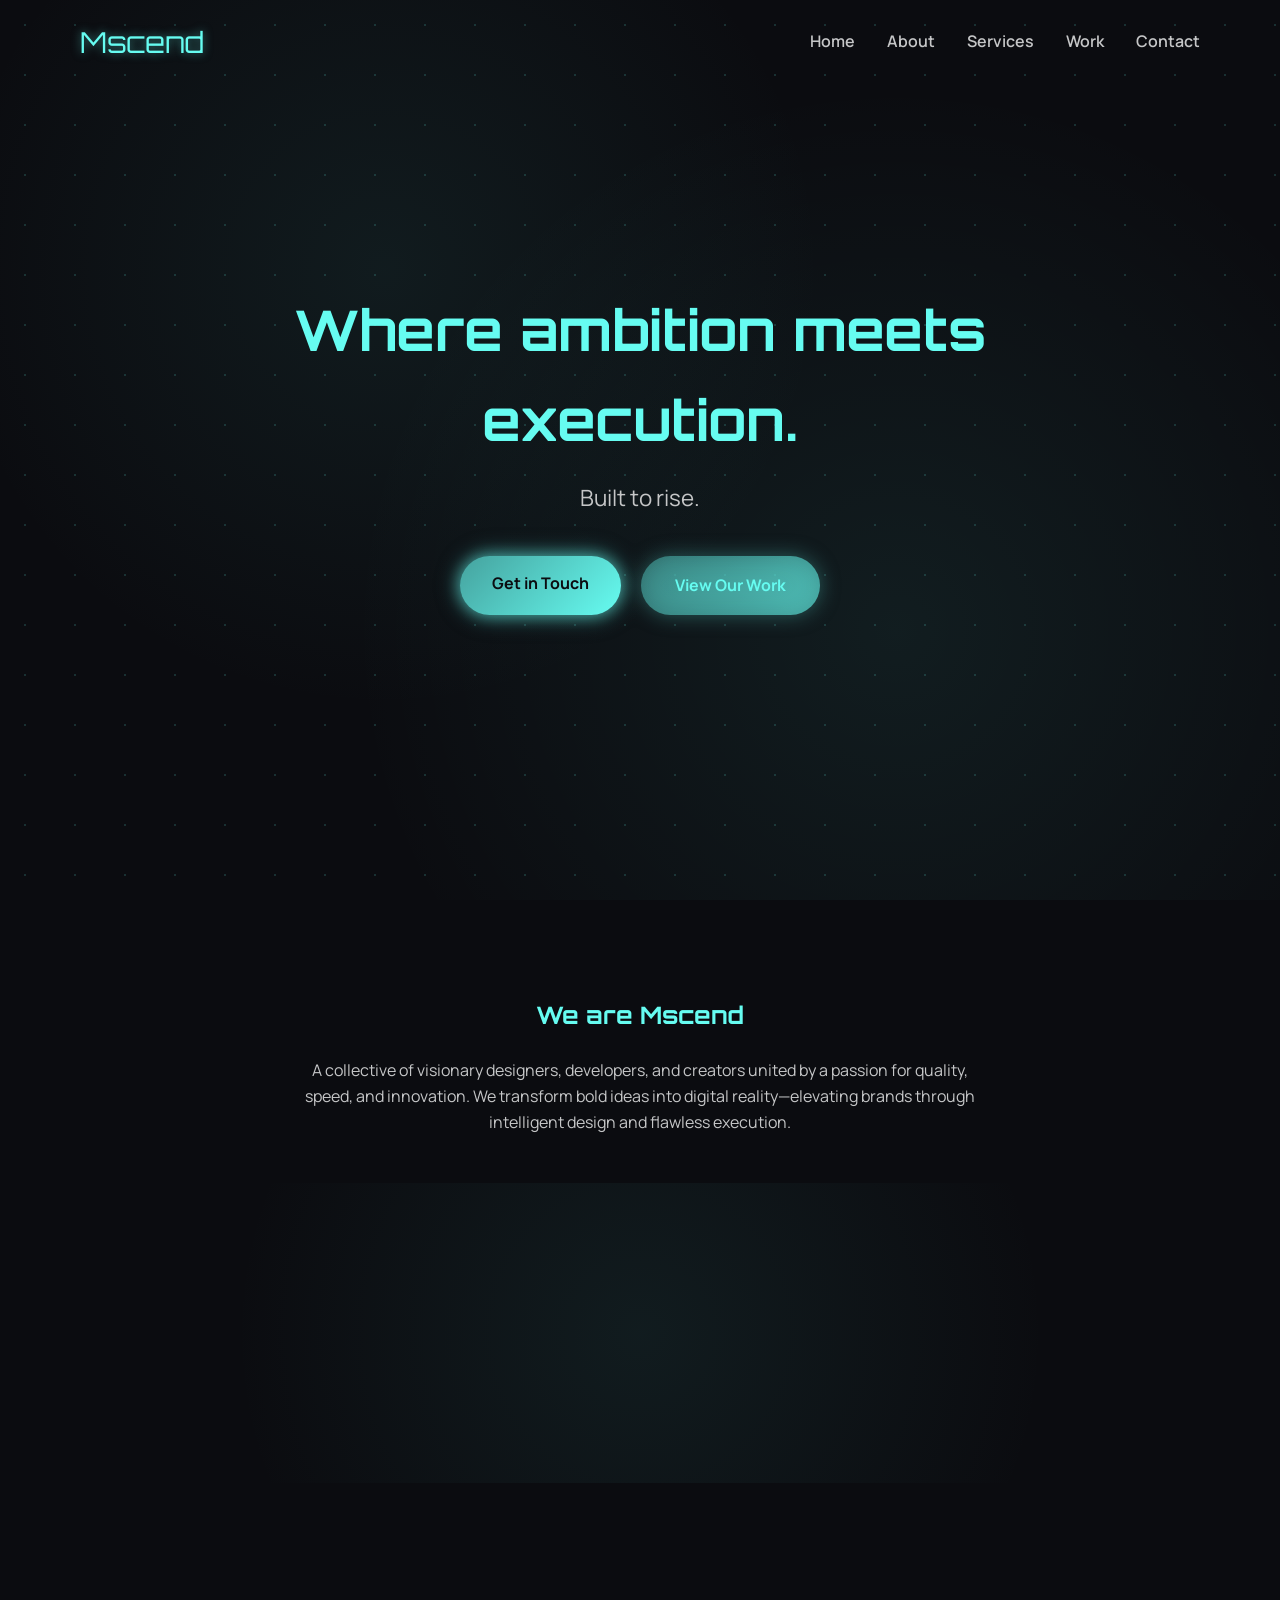
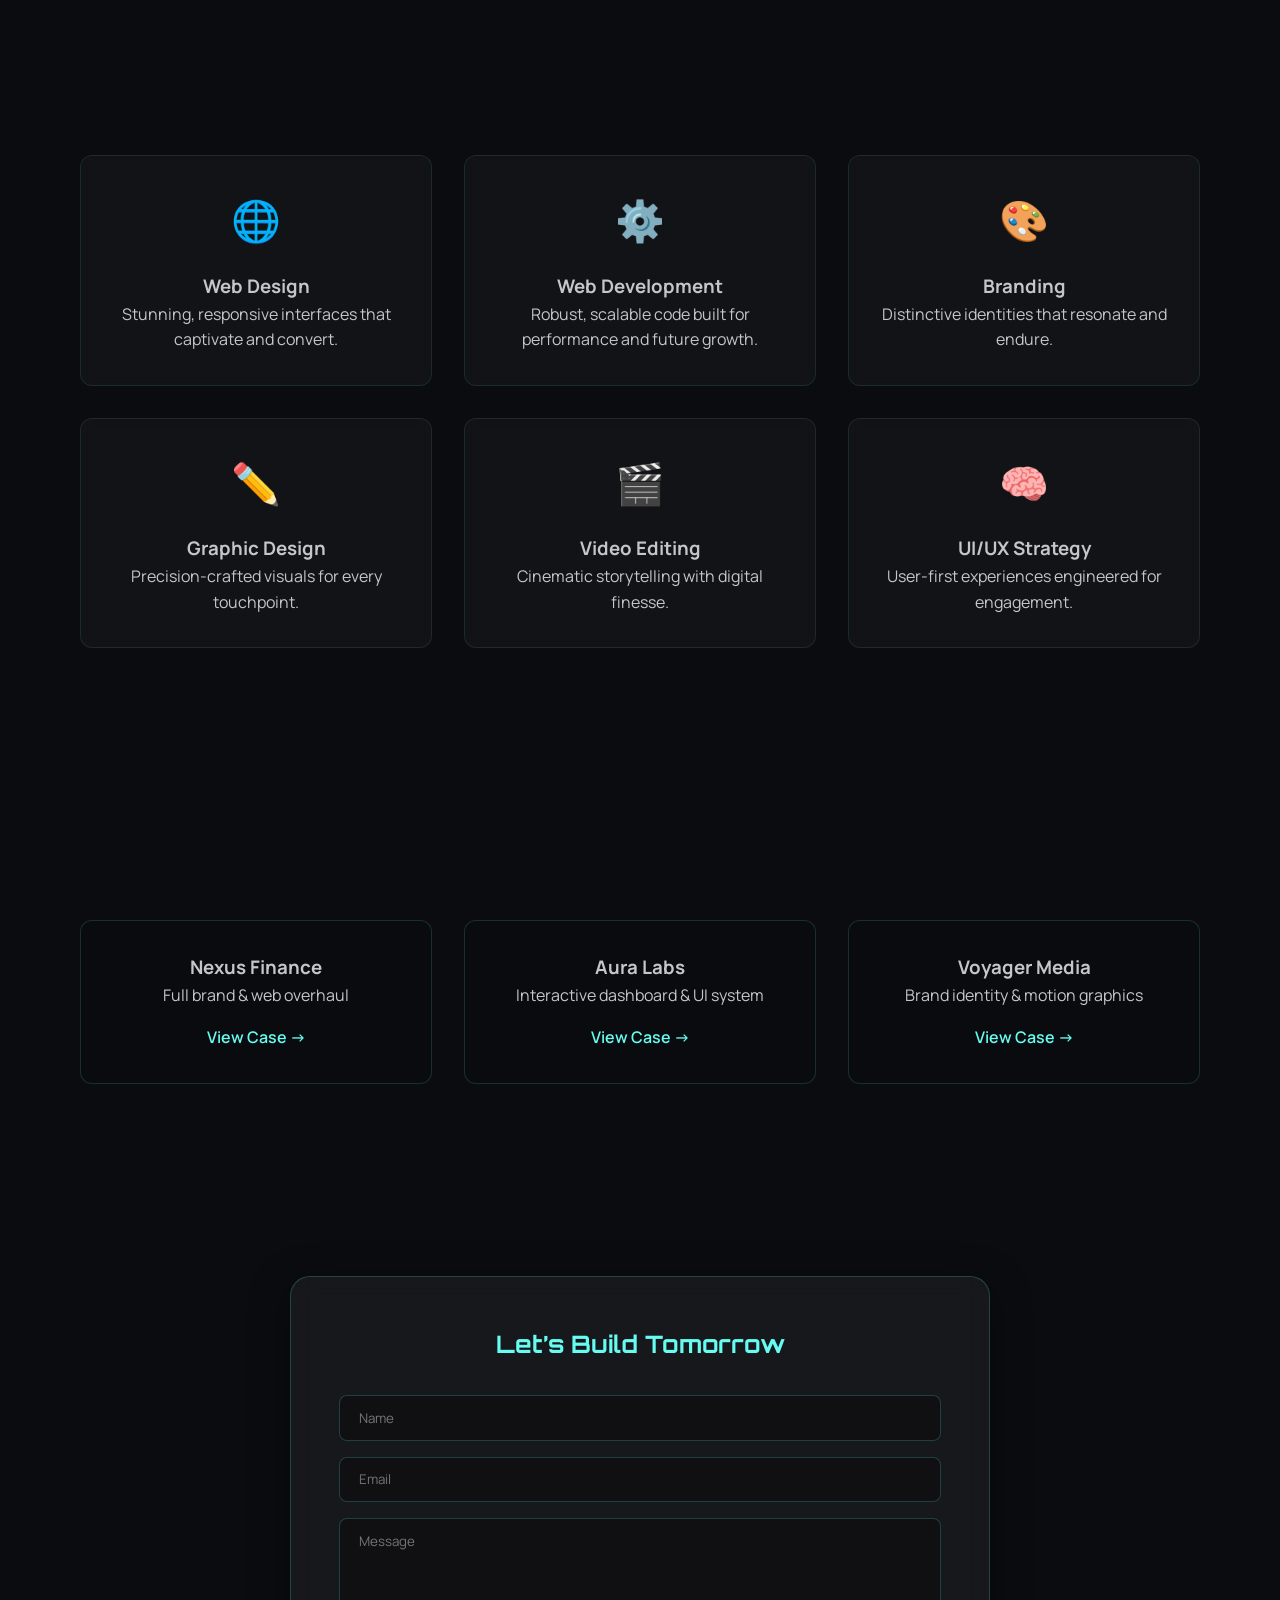
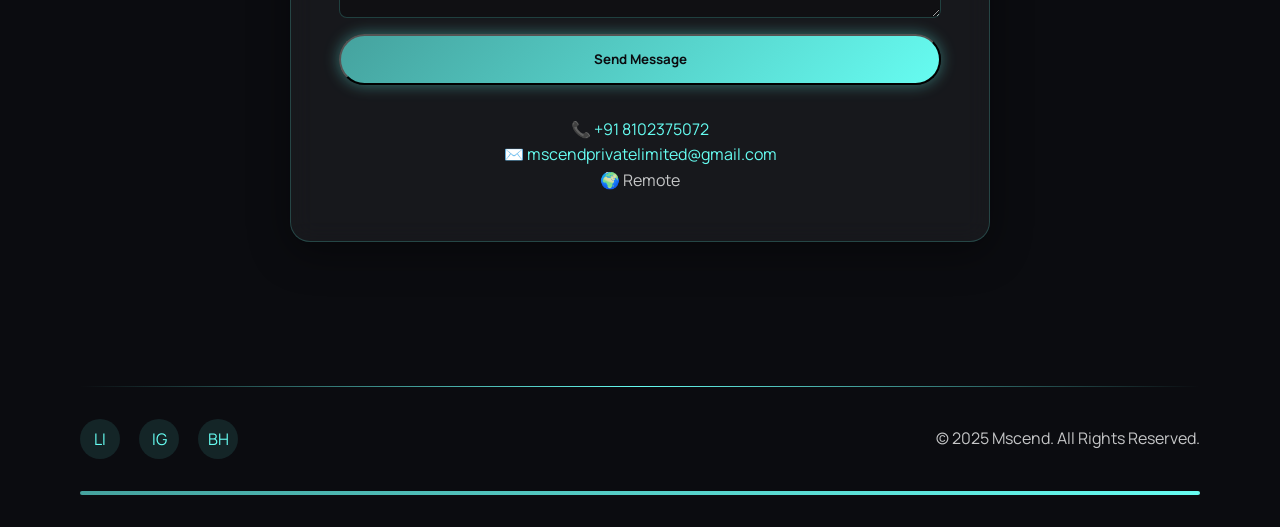
<file: index.html>
<!DOCTYPE html>
<html lang="en">

<head>
  <meta charset="UTF-8" />
  <meta name="viewport" content="width=device-width, initial-scale=1.0" />
  <title>Mscend — A digital agency</title>
  <meta name="description" content="A premium digital agency crafting the future with design, code, and innovation." />

  <!-- Google Fonts -->
  <link
    href="https://fonts.googleapis.com/css2?family=Orbitron:wght@500;700&family=Manrope:wght@400;600;700&display=swap"
    rel="stylesheet">

  <!-- Favicon (optional) -->
  <link rel="icon"
    href="data:image/svg+xml,<svg xmlns=%22http://www.w3.org/2000/svg%22 viewBox=%220 0 100 100%22><text y=%22.9em%22 font-size=%2290%22 fill=%22%2366FCF1%22>M</text></svg>">

  <!-- Styles -->
  <link rel="stylesheet" href="style.css" />
  <script src="script.js"></script>

</head>

<body>

  <!-- Header -->
  <header class="header">
    <div class="container">
      <div class="logo">Mscend</div>
      <nav class="nav">
        <a href="#home">Home</a>
        <a href="#about">About</a>
        <a href="#services">Services</a>
        <a href="#work">Work</a>
        <a href="#contact">Contact</a>
      </nav>
    </div>
  </header>

  <!-- Hero -->
  <section id="home" class="hero">
    <div class="hero-content">
      <h1 class="hero-headline">Where ambition meets execution.</h1>
      <p class="hero-tagline">Built to rise.</p>
      <div class="hero-ctas">
        <a href="#contact" class="btn primary">Get in Touch</a>
        <a href="#work" class="btn secondary">View Our Work</a>
      </div>
    </div>
    <div class="hero-bg"></div>
    <div class="particles"></div>
  </section>

  <!-- About -->
  <section id="about" class="about">
    <div class="container">
      <div class="about-content">
        <h2>We are Mscend</h2>
        <p>A collective of visionary designers, developers, and creators united by a passion for quality, speed, and
          innovation. We transform bold ideas into digital reality—elevating brands through intelligent design and
          flawless execution.</p>
      </div>
      <div class="about-visual">
        <!-- Placeholder for 3D team visual (can be Three.js or Lottie) --> 
        <div class="team-3d-placeholder"></div>
      </div>
    </div>
  </section>

  <!-- Services -->
  <section id="services" class="services">
    <div class="container">
      <h2 class="section-title">Craft. Code. Create.</h2>
      <div class="services-grid">
        <div class="service-card">
          <div class="service-icon">🌐</div>
          <h3>Web Design</h3>
          <p>Stunning, responsive interfaces that captivate and convert.</p>
        </div>
        <div class="service-card">
          <div class="service-icon">⚙️</div>
          <h3>Web Development</h3>
          <p>Robust, scalable code built for performance and future growth.</p>
        </div>
        <div class="service-card">
          <div class="service-icon">🎨</div>
          <h3>Branding</h3>
          <p>Distinctive identities that resonate and endure.</p>
        </div>
        <div class="service-card">
          <div class="service-icon">✏️</div>
          <h3>Graphic Design</h3>
          <p>Precision-crafted visuals for every touchpoint.</p>
        </div>
        <div class="service-card">
          <div class="service-icon">🎬</div>
          <h3>Video Editing</h3>
          <p>Cinematic storytelling with digital finesse.</p>
        </div>
        <div class="service-card">
          <div class="service-icon">🧠</div>
          <h3>UI/UX Strategy</h3>
          <p>User-first experiences engineered for engagement.</p>
        </div>
      </div>
    </div>
  </section>

  <!-- Portfolio -->
  <section id="work" class="portfolio">
    <div class="container">
      <h2 class="section-title">Selected Work</h2>
      <div class="portfolio-grid">
        <div class="project-card">
          <h3>Nexus Finance</h3>
          <p>Full brand & web overhaul</p>
          <a href="#" class="project-cta">View Case</a>
        </div>
        <div class="project-card">
          <h3>Aura Labs</h3>
          <p>Interactive dashboard & UI system</p>
          <a href="#" class="project-cta">View Case</a>
        </div>
        <div class="project-card">
          <h3>Voyager Media</h3>
          <p>Brand identity & motion graphics</p>
          <a href="#" class="project-cta">View Case</a>
        </div>
      </div>
    </div>
  </section>

  <!-- Contact -->
  <section id="contact" class="contact">
    <div class="container">
      <div class="contact-panel">
        <h2>Let’s Build Tomorrow</h2>
        <form class="contact-form">
          <input type="text" placeholder="Name" required />
          <input type="email" placeholder="Email" required />
          <textarea placeholder="Message" rows="4" required></textarea>
          <button type="submit" class="btn primary">Send Message</button>
        </form>
        <div class="contact-info">
          <p>📞 <a href="tel:+918102375072">+91 8102375072</a></p>
          <p>✉️ <a href="mailto:mscendprivatelimited@gmail.com">mscendprivatelimited@gmail.com</a></p>
          <p>🌍 Remote</p>
        </div>
      </div>
    </div>
  </section>

  <!-- Footer -->
  <footer class="footer">
    <div class="container">
      <div class="footer-divider"></div>
      <div class="footer-content">
        <div class="social-links">
          <a target="_blank" href="https://www.linkedin.com/in/kumar-raunak-932012303/" aria-label="LinkedIn">LI</a>
          <a target="_blank" href="https://www.instagram.com/" aria-label="Instagram">IG</a>
          <a target="_blank" href="https://www.behance.net/" aria-label="Behance">BH</a>
        </div>
        <p>© 2025 Mscend. All Rights Reserved.</p>
      </div>
      <div class="footer-wave"></div>
    </div>
  </footer>

  <!-- Scripts -->
  <script src="script.js"></script>
</body>

</html>
</file>
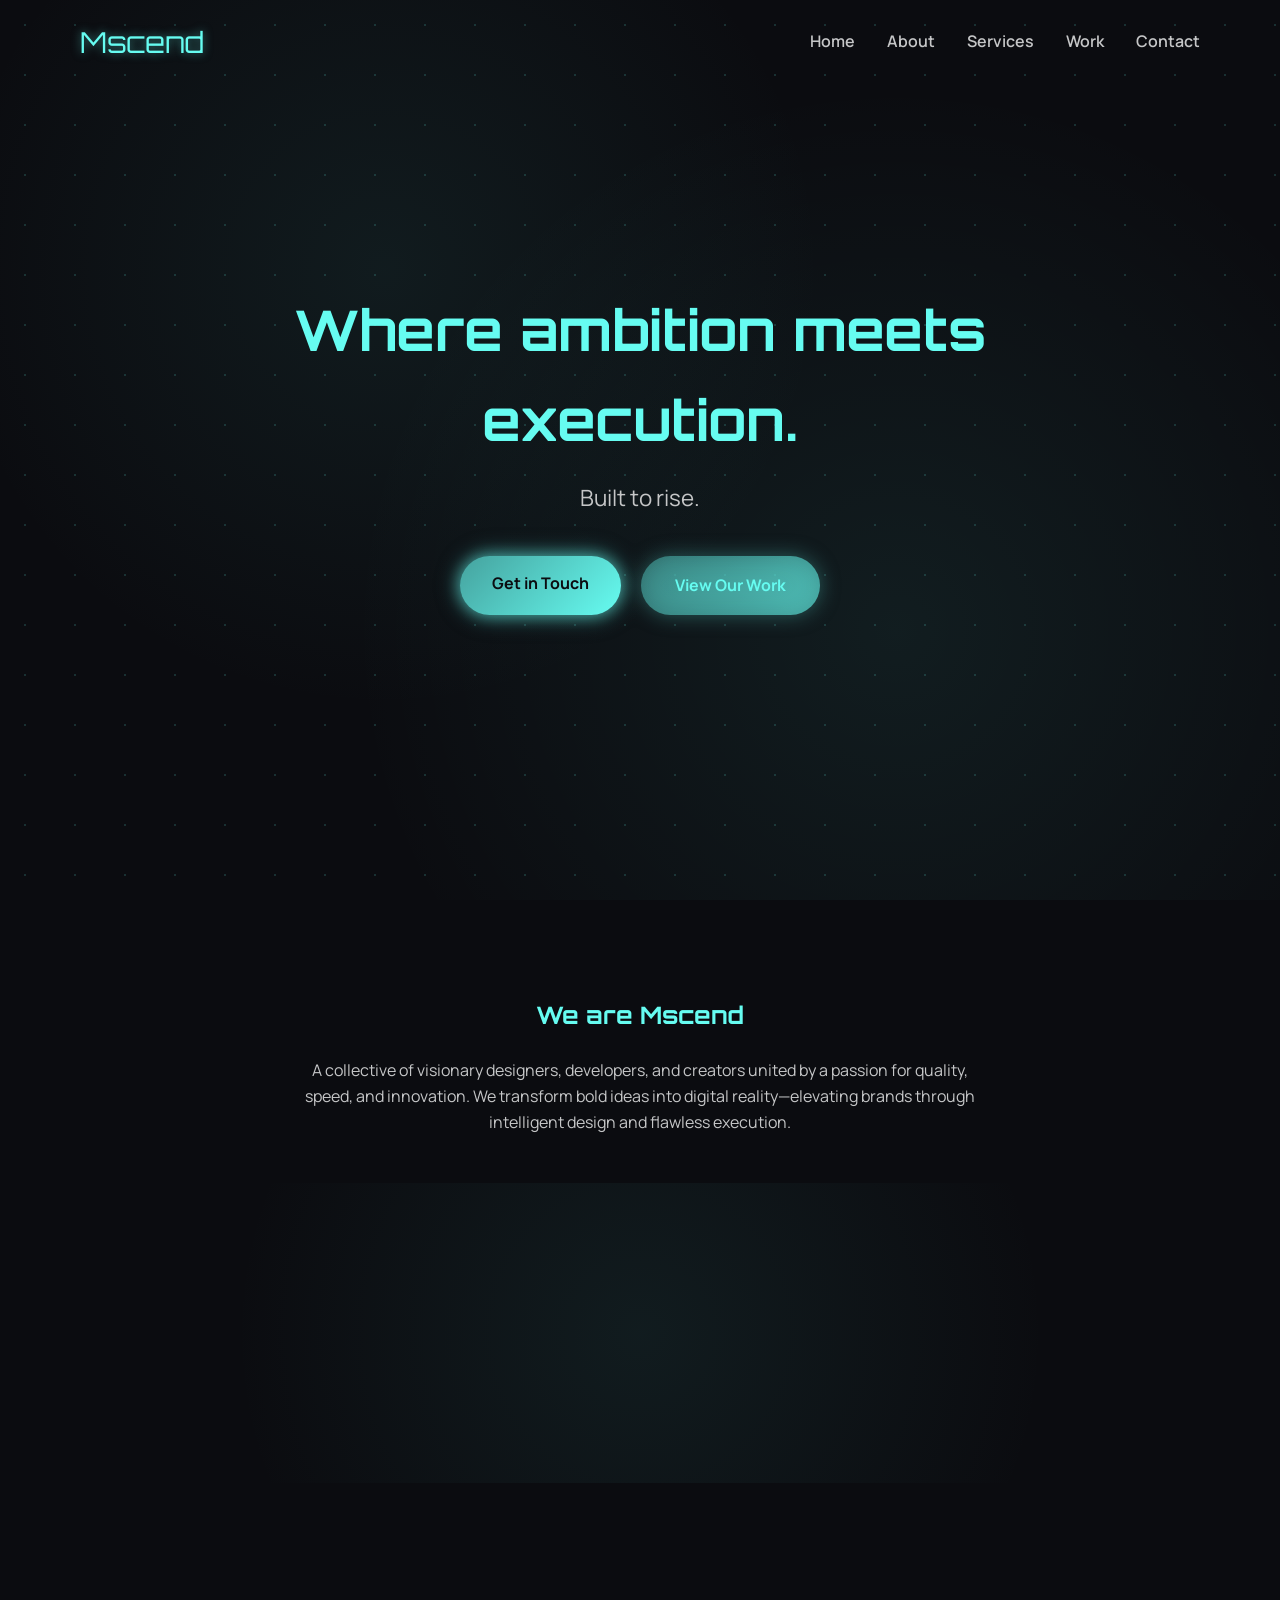
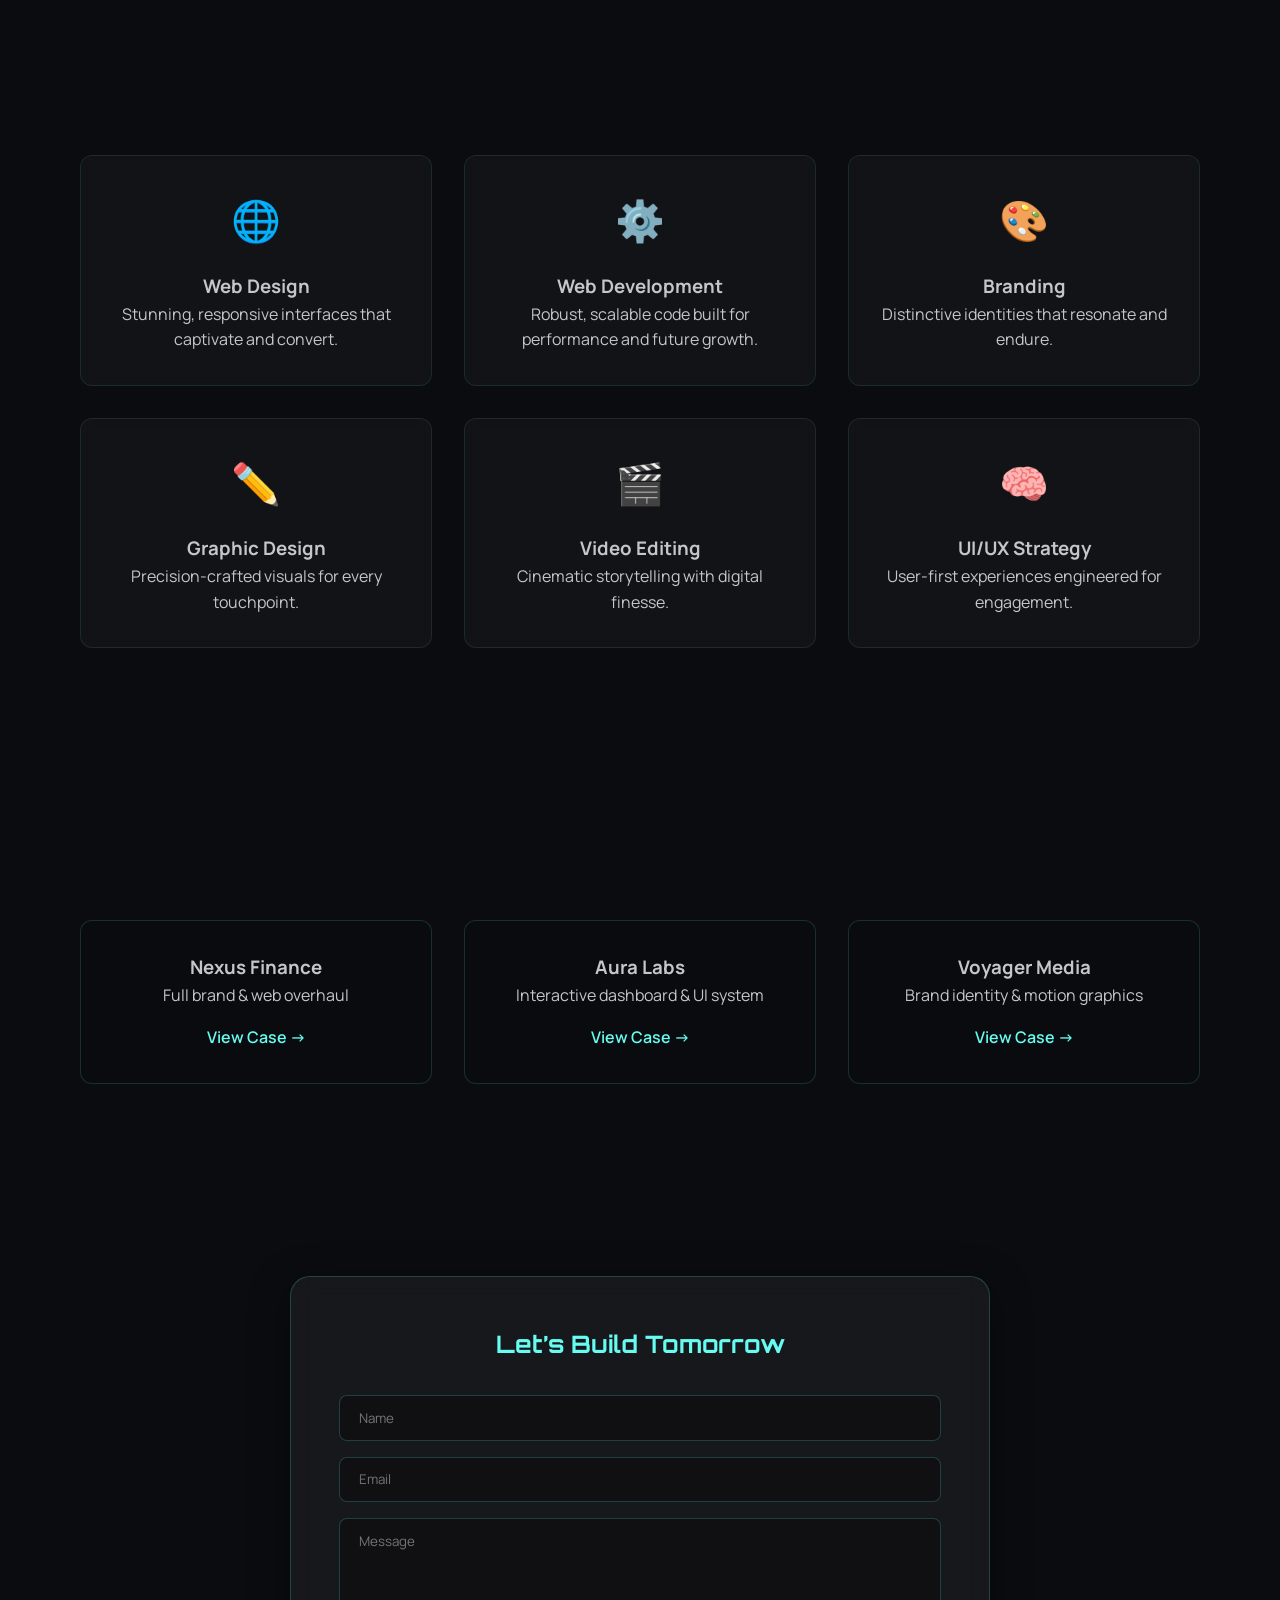
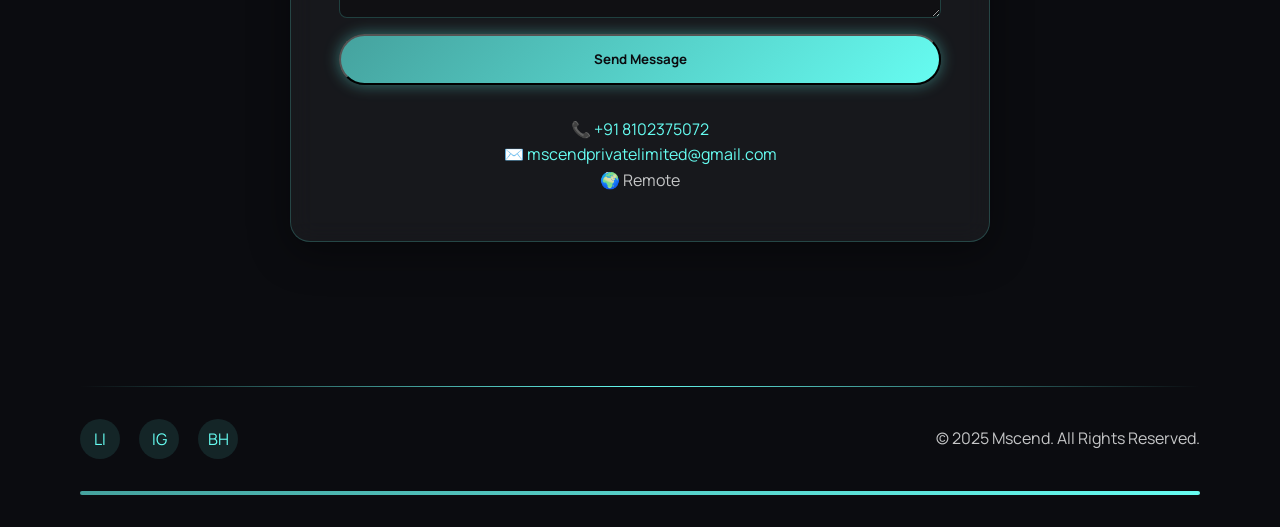
<file: mscend.html>
<!DOCTYPE html>
<html lang="en">

<head>
  <meta charset="UTF-8" />
  <meta name="viewport" content="width=device-width, initial-scale=1.0" />
  <title>Mscend — A digital agency</title>
  <meta name="description" content="A premium digital agency crafting the future with design, code, and innovation." />

  <!-- Google Fonts -->
  <link
    href="https://fonts.googleapis.com/css2?family=Orbitron:wght@500;700&family=Manrope:wght@400;600;700&display=swap"
    rel="stylesheet">

  <!-- Favicon (optional) -->
  <link rel="icon"
    href="data:image/svg+xml,<svg xmlns=%22http://www.w3.org/2000/svg%22 viewBox=%220 0 100 100%22><text y=%22.9em%22 font-size=%2290%22 fill=%22%2366FCF1%22>M</text></svg>">

  <!-- Styles -->
  <link rel="stylesheet" href="mscend.css" />
  <script src="mscend.js"></script>

</head>

<body>

  <!-- Header -->
  <header class="header">
    <div class="container">
      <div class="logo">Mscend</div>
      <nav class="nav">
        <a href="#home">Home</a>
        <a href="#about">About</a>
        <a href="#services">Services</a>
        <a href="#work">Work</a>
        <a href="#contact">Contact</a>
      </nav>
    </div>
  </header>

  <!-- Hero -->
  <section id="home" class="hero">
    <div class="hero-content">
      <h1 class="hero-headline">Where ambition meets execution.</h1>
      <p class="hero-tagline">Built to rise.</p>
      <div class="hero-ctas">
        <a href="#contact" class="btn primary">Get in Touch</a>
        <a href="#work" class="btn secondary">View Our Work</a>
      </div>
    </div>
    <div class="hero-bg"></div>
    <div class="particles"></div>
  </section>

  <!-- About -->
  <section id="about" class="about">
    <div class="container">
      <div class="about-content">
        <h2>We are Mscend</h2>
        <p>A collective of visionary designers, developers, and creators united by a passion for quality, speed, and
          innovation. We transform bold ideas into digital reality—elevating brands through intelligent design and
          flawless execution.</p>
      </div>
      <div class="about-visual">
        <!-- Placeholder for 3D team visual (can be Three.js or Lottie) --> 
        <div class="team-3d-placeholder"></div>
      </div>
    </div>
  </section>

  <!-- Services -->
  <section id="services" class="services">
    <div class="container">
      <h2 class="section-title">Craft. Code. Create.</h2>
      <div class="services-grid">
        <div class="service-card">
          <div class="service-icon">🌐</div>
          <h3>Web Design</h3>
          <p>Stunning, responsive interfaces that captivate and convert.</p>
        </div>
        <div class="service-card">
          <div class="service-icon">⚙️</div>
          <h3>Web Development</h3>
          <p>Robust, scalable code built for performance and future growth.</p>
        </div>
        <div class="service-card">
          <div class="service-icon">🎨</div>
          <h3>Branding</h3>
          <p>Distinctive identities that resonate and endure.</p>
        </div>
        <div class="service-card">
          <div class="service-icon">✏️</div>
          <h3>Graphic Design</h3>
          <p>Precision-crafted visuals for every touchpoint.</p>
        </div>
        <div class="service-card">
          <div class="service-icon">🎬</div>
          <h3>Video Editing</h3>
          <p>Cinematic storytelling with digital finesse.</p>
        </div>
        <div class="service-card">
          <div class="service-icon">🧠</div>
          <h3>UI/UX Strategy</h3>
          <p>User-first experiences engineered for engagement.</p>
        </div>
      </div>
    </div>
  </section>

  <!-- Portfolio -->
  <section id="work" class="portfolio">
    <div class="container">
      <h2 class="section-title">Selected Work</h2>
      <div class="portfolio-grid">
        <div class="project-card">
          <h3>Nexus Finance</h3>
          <p>Full brand & web overhaul</p>
          <a href="#" class="project-cta">View Case</a>
        </div>
        <div class="project-card">
          <h3>Aura Labs</h3>
          <p>Interactive dashboard & UI system</p>
          <a href="#" class="project-cta">View Case</a>
        </div>
        <div class="project-card">
          <h3>Voyager Media</h3>
          <p>Brand identity & motion graphics</p>
          <a href="#" class="project-cta">View Case</a>
        </div>
      </div>
    </div>
  </section>

  <!-- Contact -->
  <section id="contact" class="contact">
    <div class="container">
      <div class="contact-panel">
        <h2>Let’s Build Tomorrow</h2>
        <form class="contact-form">
          <input type="text" placeholder="Name" required />
          <input type="email" placeholder="Email" required />
          <textarea placeholder="Message" rows="4" required></textarea>
          <button type="submit" class="btn primary">Send Message</button>
        </form>
        <div class="contact-info">
          <p>📞 <a href="tel:+918102375072">+91 8102375072</a></p>
          <p>✉️ <a href="mailto:mscendprivatelimited@gmail.com">mscendprivatelimited@gmail.com</a></p>
          <p>🌍 Remote</p>
        </div>
      </div>
    </div>
  </section>

  <!-- Footer -->
  <footer class="footer">
    <div class="container">
      <div class="footer-divider"></div>
      <div class="footer-content">
        <div class="social-links">
          <a target="_blank" href="https://www.linkedin.com/in/kumar-raunak-932012303/" aria-label="LinkedIn">LI</a>
          <a target="_blank" href="https://www.instagram.com/" aria-label="Instagram">IG</a>
          <a target="_blank" href="https://www.behance.net/" aria-label="Behance">BH</a>
        </div>
        <p>© 2025 Mscend. All Rights Reserved.</p>
      </div>
      <div class="footer-wave"></div>
    </div>
  </footer>

  <!-- Scripts -->
  <script src="script.js"></script>
</body>

</html>
</file>
<file: style.css>
/* ===== VARIABLES ===== */
:root {
  --bg: #0B0C10;
  --text-primary: #66FCF1;
  --text-secondary: #C5C6C7;
  --accent: #45A29E;
  --gradient: linear-gradient(135deg, var(--accent), var(--text-primary));
  --font-head: 'Orbitron', sans-serif;
  --font-body: 'Manrope', sans-serif;
}

* {
  margin: 0;
  padding: 0;
  box-sizing: border-box;
}

body {
  background: var(--bg);
  color: var(--text-secondary);
  font-family: var(--font-body);
  overflow-x: hidden;
  line-height: 1.6;
}

.container {
  width: 90%;
  max-width: 1200px;
  margin: 0 auto;
  padding: 0 1rem;
}

/* ===== HEADER ===== */
.header {
  position: fixed;
  top: 0;
  left: 0;
  width: 100%;
  padding: 1.2rem 0;
  z-index: 1000;
  transition: background 0.4s ease, backdrop-filter 0.4s ease;
}
.header.scrolled {
  background: rgba(11, 12, 16, 0.85);
  backdrop-filter: blur(10px);
  -webkit-backdrop-filter: blur(10px);
  border-bottom: 1px solid rgba(102, 252, 241, 0.1);
}
.logo {
  font-family: var(--font-head);
  font-size: 1.8rem;
  color: var(--text-primary);
  text-shadow: 0 0 10px rgba(102, 252, 241, 0.5);
  animation: shimmer 3s infinite alternate;
}
.nav {
  display: flex;
  gap: 2rem;
}
.nav a {
  color: var(--text-secondary);
  text-decoration: none;
  position: relative;
  font-weight: 600;
  transition: color 0.3s;
}
.nav a:hover {
  color: var(--text-primary);
}
.nav a::after {
  content: '';
  position: absolute;
  bottom: -4px;
  left: 0;
  width: 0;
  height: 2px;
  background: var(--gradient);
  transition: width 0.3s ease;
}
.nav a:hover::after {
  width: 100%;
}

/* Layout */
.header .container {
  display: flex;
  justify-content: space-between;
  align-items: center;
}

/* ===== HERO ===== */
.hero {
  height: 100vh;
  display: flex;
  align-items: center;
  justify-content: center;
  position: relative;
  overflow: hidden;
}
.hero-bg {
  position: absolute;
  top: 0;
  left: 0;
  width: 100%;
  height: 100%;
  background: 
    radial-gradient(circle at 30% 30%, rgba(69, 162, 158, 0.1) 0%, transparent 40%),
    radial-gradient(circle at 70% 70%, rgba(102, 252, 241, 0.07) 0%, transparent 50%);
  z-index: -2;
}
.particles {
  position: absolute;
  top: 0;
  left: 0;
  width: 100%;
  height: 100%;
  background-image: 
    radial-gradient(circle, var(--text-primary) 1px, transparent 1px);
  background-size: 50px 50px;
  opacity: 0.15;
  z-index: -1;
  animation: float 20s infinite linear;
}
.hero-content {
  text-align: center;
  max-width: 800px;
  padding: 0 1.5rem;
}
.hero-headline {
  font-family: var(--font-head);
  font-size: 3.5rem;
  color: var(--text-primary);
  margin-bottom: 1rem;
  opacity: 0;
  transform: translateY(20px);
  animation: fadeInUp 1s forwards 0.3s;
}
.hero-tagline {
  font-size: 1.4rem;
  margin-bottom: 2.5rem;
  opacity: 0;
  transform: translateY(20px);
  animation: fadeInUp 1s forwards 0.6s;
}
.hero-ctas {
  display: flex;
  gap: 1.2rem;
  justify-content: center;
  opacity: 0;
  animation: glowIn 1s forwards 0.9s;
}
.btn {
  padding: 0.9rem 2rem;
  border-radius: 30px;
  font-weight: 700;
  text-decoration: none;
  display: inline-block;
  transition: all 0.3s ease;
  font-family: var(--font-body);
}
.btn.primary {
  background: var(--gradient);
  color: var(--bg);
  box-shadow: 0 0 15px rgba(102, 252, 241, 0.4);
  animation: pulse 2s infinite;
}
.btn.secondary {
  background: transparent;
  color: var(--text-primary);
  border: 2px solid transparent;
  background-clip: padding-box;
  position: relative;
}
.btn.secondary::before {
  content: '';
  position: absolute;
  top: -2px;
  left: -2px;
  right: -2px;
  bottom: -2px;
  background: var(--gradient);
  border-radius: 30px;
  z-index: -1;
  opacity: 0.6;
}
.btn.secondary:hover {
  background: rgba(102, 252, 241, 0.1);
}

/* ===== SECTIONS ===== */
section {
  padding: 6rem 0;
}
.about, .services, .portfolio, .contact {
  position: relative;
}
.about-content h2,
.services h2,
.portfolio h2,
.contact h2 {
  font-family: var(--font-head);
  color: var(--text-primary);
  margin-bottom: 1.5rem;
  text-align: center;
}
.about-content p {
  max-width: 700px;
  margin: 0 auto 3rem;
  text-align: center;
}
.team-3d-placeholder {
  width: 100%;
  height: 300px;
  background: radial-gradient(circle, rgba(69,162,158,0.15), transparent 70%);
  border-radius: 12px;
  margin: 0 auto;
  opacity: 0.7;
}

/* Services Grid */
.section-title {
  font-family: var(--font-head);
  font-size: 2.2rem;
  color: var(--text-primary);
  margin-bottom: 3rem;
  opacity: 0;
  transform: translateY(30px);
}
.services-grid {
  display: grid;
  grid-template-columns: repeat(auto-fit, minmax(280px, 1fr));
  gap: 2rem;
}
.service-card {
  background: rgba(255, 255, 255, 0.03);
  border: 1px solid rgba(102, 252, 241, 0.1);
  border-radius: 12px;
  padding: 2rem;
  text-align: center;
  transition: transform 0.4s, box-shadow 0.4s;
  backdrop-filter: blur(5px);
}
.service-card:hover {
  transform: translateY(-10px);
  box-shadow: 0 10px 30px rgba(0, 0, 0, 0.4), 0 0 20px rgba(69, 162, 158, 0.2);
  border-color: rgba(102, 252, 241, 0.3);
}
.service-icon {
  font-size: 2.5rem;
  margin-bottom: 1.2rem;
  color: var(--text-primary);
}

/* Portfolio */
.portfolio-grid {
  display: grid;
  grid-template-columns: repeat(auto-fit, minmax(300px, 1fr));
  gap: 2rem;
}
.project-card {
  background: rgba(11, 12, 16, 0.6);
  border: 1px solid rgba(102, 252, 241, 0.15);
  border-radius: 12px;
  padding: 2rem;
  text-align: center;
  transition: all 0.4s ease;
  transform-style: preserve-3d;
}
.project-card:hover {
  transform: perspective(1000px) rotateX(5deg) translateY(-5px);
  box-shadow: 0 15px 35px rgba(0, 0, 0, 0.5), 0 0 25px rgba(102, 252, 241, 0.2);
  border-color: var(--text-primary);
}
.project-cta {
  display: inline-block;
  margin-top: 1rem;
  color: var(--text-primary);
  text-decoration: none;
  font-weight: 600;
  position: relative;
}
.project-cta::after {
  content: ' →';
}

/* Contact */
.contact-panel {
  background: rgba(255, 255, 255, 0.05);
  backdrop-filter: blur(12px);
  border: 1px solid rgba(102, 252, 241, 0.2);
  border-radius: 20px;
  padding: 3rem;
  max-width: 700px;
  margin: 0 auto;
  box-shadow: 0 10px 40px rgba(0, 0, 0, 0.4);
}
.contact-form {
  display: flex;
  flex-direction: column;
  gap: 1rem;
  margin-top: 2rem;
}
.contact-form input,
.contact-form textarea {
  padding: 0.8rem 1.2rem;
  background: rgba(0, 0, 0, 0.3);
  border: 1px solid rgba(102, 252, 241, 0.2);
  border-radius: 8px;
  color: var(--text-secondary);
  font-family: var(--font-body);
  transition: border-color 0.3s;
}
.contact-form input:focus,
.contact-form textarea:focus {
  outline: none;
  border-color: var(--text-primary);
  box-shadow: 0 0 10px rgba(102, 252, 241, 0.3);
}
.contact-info {
  margin-top: 2rem;
  text-align: center;
  color: var(--text-secondary);
}
.contact-info a {
  color: var(--text-primary);
  text-decoration: none;
}

/* Footer */
.footer {
  padding: 3rem 0 2rem;
  color: var(--text-secondary);
}
.footer-divider {
  height: 1px;
  background: linear-gradient(to right, transparent, var(--text-primary), transparent);
  margin-bottom: 2rem;
}
.footer-content {
  display: flex;
  justify-content: space-between;
  align-items: center;
  flex-wrap: wrap;
  gap: 1rem;
}
.social-links a {
  display: inline-block;
  width: 40px;
  height: 40px;
  background: rgba(102, 252, 241, 0.1);
  border-radius: 50%;
  color: var(--text-primary);
  text-align: center;
  line-height: 40px;
  margin-right: 1rem;
  text-decoration: none;
  transition: all 0.3s;
}
.social-links a:hover {
  background: var(--gradient);
  color: var(--bg);
  box-shadow: 0 0 15px rgba(102, 252, 241, 0.5);
}
.footer-wave {
  height: 4px;
  background: var(--gradient);
  border-radius: 2px;
  margin-top: 2rem;
  animation: pulseWave 3s infinite alternate;
}

/* ===== ANIMATIONS ===== */
@keyframes shimmer {
  0% { text-shadow: 0 0 10px rgba(102, 252, 241, 0.5); }
  100% { text-shadow: 0 0 20px rgba(102, 252, 241, 0.8), 0 0 30px rgba(69, 162, 158, 0.6); }
}
@keyframes float {
  0% { transform: translateY(0) rotate(0deg); }
  100% { transform: translateY(-100px) rotate(360deg); }
}
@keyframes fadeInUp {
  to {
    opacity: 1;
    transform: translateY(0);
  }
}
@keyframes glowIn {
  to {
    opacity: 1;
    filter: drop-shadow(0 0 10px rgba(102, 252, 241, 0.5));
  }
}
@keyframes pulse {
  0%, 100% { box-shadow: 0 0 15px rgba(102, 252, 241, 0.4); }
  50% { box-shadow: 0 0 25px rgba(102, 252, 241, 0.7); }
}
@keyframes pulseWave {
  0% { opacity: 0.4; transform: scaleX(0.9); }
  100% { opacity: 1; transform: scaleX(1); }
}

/* ===== RESPONSIVE ===== */
@media (max-width: 768px) {
  .hero-headline { font-size: 2.4rem; }
  .hero-tagline { font-size: 1.2rem; }
  .hero-ctas { flex-direction: column; align-items: center; }
  .nav { display: none; } /* or use mobile menu */
  .contact-panel { padding: 2rem 1.5rem; }
  .footer-content { flex-direction: column; text-align: center; }
}
</file>
<file: mscend.css>
/* ===== VARIABLES ===== */
:root {
  --bg: #0B0C10;
  --text-primary: #66FCF1;
  --text-secondary: #C5C6C7;
  --accent: #45A29E;
  --gradient: linear-gradient(135deg, var(--accent), var(--text-primary));
  --font-head: 'Orbitron', sans-serif;
  --font-body: 'Manrope', sans-serif;
}

* {
  margin: 0;
  padding: 0;
  box-sizing: border-box;
}

body {
  background: var(--bg);
  color: var(--text-secondary);
  font-family: var(--font-body);
  overflow-x: hidden;
  line-height: 1.6;
}

.container {
  width: 90%;
  max-width: 1200px;
  margin: 0 auto;
  padding: 0 1rem;
}

/* ===== HEADER ===== */
.header {
  position: fixed;
  top: 0;
  left: 0;
  width: 100%;
  padding: 1.2rem 0;
  z-index: 1000;
  transition: background 0.4s ease, backdrop-filter 0.4s ease;
}
.header.scrolled {
  background: rgba(11, 12, 16, 0.85);
  backdrop-filter: blur(10px);
  -webkit-backdrop-filter: blur(10px);
  border-bottom: 1px solid rgba(102, 252, 241, 0.1);
}
.logo {
  font-family: var(--font-head);
  font-size: 1.8rem;
  color: var(--text-primary);
  text-shadow: 0 0 10px rgba(102, 252, 241, 0.5);
  animation: shimmer 3s infinite alternate;
}
.nav {
  display: flex;
  gap: 2rem;
}
.nav a {
  color: var(--text-secondary);
  text-decoration: none;
  position: relative;
  font-weight: 600;
  transition: color 0.3s;
}
.nav a:hover {
  color: var(--text-primary);
}
.nav a::after {
  content: '';
  position: absolute;
  bottom: -4px;
  left: 0;
  width: 0;
  height: 2px;
  background: var(--gradient);
  transition: width 0.3s ease;
}
.nav a:hover::after {
  width: 100%;
}

/* Layout */
.header .container {
  display: flex;
  justify-content: space-between;
  align-items: center;
}

/* ===== HERO ===== */
.hero {
  height: 100vh;
  display: flex;
  align-items: center;
  justify-content: center;
  position: relative;
  overflow: hidden;
}
.hero-bg {
  position: absolute;
  top: 0;
  left: 0;
  width: 100%;
  height: 100%;
  background: 
    radial-gradient(circle at 30% 30%, rgba(69, 162, 158, 0.1) 0%, transparent 40%),
    radial-gradient(circle at 70% 70%, rgba(102, 252, 241, 0.07) 0%, transparent 50%);
  z-index: -2;
}
.particles {
  position: absolute;
  top: 0;
  left: 0;
  width: 100%;
  height: 100%;
  background-image: 
    radial-gradient(circle, var(--text-primary) 1px, transparent 1px);
  background-size: 50px 50px;
  opacity: 0.15;
  z-index: -1;
  animation: float 20s infinite linear;
}
.hero-content {
  text-align: center;
  max-width: 800px;
  padding: 0 1.5rem;
}
.hero-headline {
  font-family: var(--font-head);
  font-size: 3.5rem;
  color: var(--text-primary);
  margin-bottom: 1rem;
  opacity: 0;
  transform: translateY(20px);
  animation: fadeInUp 1s forwards 0.3s;
}
.hero-tagline {
  font-size: 1.4rem;
  margin-bottom: 2.5rem;
  opacity: 0;
  transform: translateY(20px);
  animation: fadeInUp 1s forwards 0.6s;
}
.hero-ctas {
  display: flex;
  gap: 1.2rem;
  justify-content: center;
  opacity: 0;
  animation: glowIn 1s forwards 0.9s;
}
.btn {
  padding: 0.9rem 2rem;
  border-radius: 30px;
  font-weight: 700;
  text-decoration: none;
  display: inline-block;
  transition: all 0.3s ease;
  font-family: var(--font-body);
}
.btn.primary {
  background: var(--gradient);
  color: var(--bg);
  box-shadow: 0 0 15px rgba(102, 252, 241, 0.4);
  animation: pulse 2s infinite;
}
.btn.secondary {
  background: transparent;
  color: var(--text-primary);
  border: 2px solid transparent;
  background-clip: padding-box;
  position: relative;
}
.btn.secondary::before {
  content: '';
  position: absolute;
  top: -2px;
  left: -2px;
  right: -2px;
  bottom: -2px;
  background: var(--gradient);
  border-radius: 30px;
  z-index: -1;
  opacity: 0.6;
}
.btn.secondary:hover {
  background: rgba(102, 252, 241, 0.1);
}

/* ===== SECTIONS ===== */
section {
  padding: 6rem 0;
}
.about, .services, .portfolio, .contact {
  position: relative;
}
.about-content h2,
.services h2,
.portfolio h2,
.contact h2 {
  font-family: var(--font-head);
  color: var(--text-primary);
  margin-bottom: 1.5rem;
  text-align: center;
}
.about-content p {
  max-width: 700px;
  margin: 0 auto 3rem;
  text-align: center;
}
.team-3d-placeholder {
  width: 100%;
  height: 300px;
  background: radial-gradient(circle, rgba(69,162,158,0.15), transparent 70%);
  border-radius: 12px;
  margin: 0 auto;
  opacity: 0.7;
}

/* Services Grid */
.section-title {
  font-family: var(--font-head);
  font-size: 2.2rem;
  color: var(--text-primary);
  margin-bottom: 3rem;
  opacity: 0;
  transform: translateY(30px);
}
.services-grid {
  display: grid;
  grid-template-columns: repeat(auto-fit, minmax(280px, 1fr));
  gap: 2rem;
}
.service-card {
  background: rgba(255, 255, 255, 0.03);
  border: 1px solid rgba(102, 252, 241, 0.1);
  border-radius: 12px;
  padding: 2rem;
  text-align: center;
  transition: transform 0.4s, box-shadow 0.4s;
  backdrop-filter: blur(5px);
}
.service-card:hover {
  transform: translateY(-10px);
  box-shadow: 0 10px 30px rgba(0, 0, 0, 0.4), 0 0 20px rgba(69, 162, 158, 0.2);
  border-color: rgba(102, 252, 241, 0.3);
}
.service-icon {
  font-size: 2.5rem;
  margin-bottom: 1.2rem;
  color: var(--text-primary);
}

/* Portfolio */
.portfolio-grid {
  display: grid;
  grid-template-columns: repeat(auto-fit, minmax(300px, 1fr));
  gap: 2rem;
}
.project-card {
  background: rgba(11, 12, 16, 0.6);
  border: 1px solid rgba(102, 252, 241, 0.15);
  border-radius: 12px;
  padding: 2rem;
  text-align: center;
  transition: all 0.4s ease;
  transform-style: preserve-3d;
}
.project-card:hover {
  transform: perspective(1000px) rotateX(5deg) translateY(-5px);
  box-shadow: 0 15px 35px rgba(0, 0, 0, 0.5), 0 0 25px rgba(102, 252, 241, 0.2);
  border-color: var(--text-primary);
}
.project-cta {
  display: inline-block;
  margin-top: 1rem;
  color: var(--text-primary);
  text-decoration: none;
  font-weight: 600;
  position: relative;
}
.project-cta::after {
  content: ' →';
}

/* Contact */
.contact-panel {
  background: rgba(255, 255, 255, 0.05);
  backdrop-filter: blur(12px);
  border: 1px solid rgba(102, 252, 241, 0.2);
  border-radius: 20px;
  padding: 3rem;
  max-width: 700px;
  margin: 0 auto;
  box-shadow: 0 10px 40px rgba(0, 0, 0, 0.4);
}
.contact-form {
  display: flex;
  flex-direction: column;
  gap: 1rem;
  margin-top: 2rem;
}
.contact-form input,
.contact-form textarea {
  padding: 0.8rem 1.2rem;
  background: rgba(0, 0, 0, 0.3);
  border: 1px solid rgba(102, 252, 241, 0.2);
  border-radius: 8px;
  color: var(--text-secondary);
  font-family: var(--font-body);
  transition: border-color 0.3s;
}
.contact-form input:focus,
.contact-form textarea:focus {
  outline: none;
  border-color: var(--text-primary);
  box-shadow: 0 0 10px rgba(102, 252, 241, 0.3);
}
.contact-info {
  margin-top: 2rem;
  text-align: center;
  color: var(--text-secondary);
}
.contact-info a {
  color: var(--text-primary);
  text-decoration: none;
}

/* Footer */
.footer {
  padding: 3rem 0 2rem;
  color: var(--text-secondary);
}
.footer-divider {
  height: 1px;
  background: linear-gradient(to right, transparent, var(--text-primary), transparent);
  margin-bottom: 2rem;
}
.footer-content {
  display: flex;
  justify-content: space-between;
  align-items: center;
  flex-wrap: wrap;
  gap: 1rem;
}
.social-links a {
  display: inline-block;
  width: 40px;
  height: 40px;
  background: rgba(102, 252, 241, 0.1);
  border-radius: 50%;
  color: var(--text-primary);
  text-align: center;
  line-height: 40px;
  margin-right: 1rem;
  text-decoration: none;
  transition: all 0.3s;
}
.social-links a:hover {
  background: var(--gradient);
  color: var(--bg);
  box-shadow: 0 0 15px rgba(102, 252, 241, 0.5);
}
.footer-wave {
  height: 4px;
  background: var(--gradient);
  border-radius: 2px;
  margin-top: 2rem;
  animation: pulseWave 3s infinite alternate;
}

/* ===== ANIMATIONS ===== */
@keyframes shimmer {
  0% { text-shadow: 0 0 10px rgba(102, 252, 241, 0.5); }
  100% { text-shadow: 0 0 20px rgba(102, 252, 241, 0.8), 0 0 30px rgba(69, 162, 158, 0.6); }
}
@keyframes float {
  0% { transform: translateY(0) rotate(0deg); }
  100% { transform: translateY(-100px) rotate(360deg); }
}
@keyframes fadeInUp {
  to {
    opacity: 1;
    transform: translateY(0);
  }
}
@keyframes glowIn {
  to {
    opacity: 1;
    filter: drop-shadow(0 0 10px rgba(102, 252, 241, 0.5));
  }
}
@keyframes pulse {
  0%, 100% { box-shadow: 0 0 15px rgba(102, 252, 241, 0.4); }
  50% { box-shadow: 0 0 25px rgba(102, 252, 241, 0.7); }
}
@keyframes pulseWave {
  0% { opacity: 0.4; transform: scaleX(0.9); }
  100% { opacity: 1; transform: scaleX(1); }
}

/* ===== RESPONSIVE ===== */
@media (max-width: 768px) {
  .hero-headline { font-size: 2.4rem; }
  .hero-tagline { font-size: 1.2rem; }
  .hero-ctas { flex-direction: column; align-items: center; }
  .nav { display: none; } /* or use mobile menu */
  .contact-panel { padding: 2rem 1.5rem; }
  .footer-content { flex-direction: column; text-align: center; }
}
</file>
